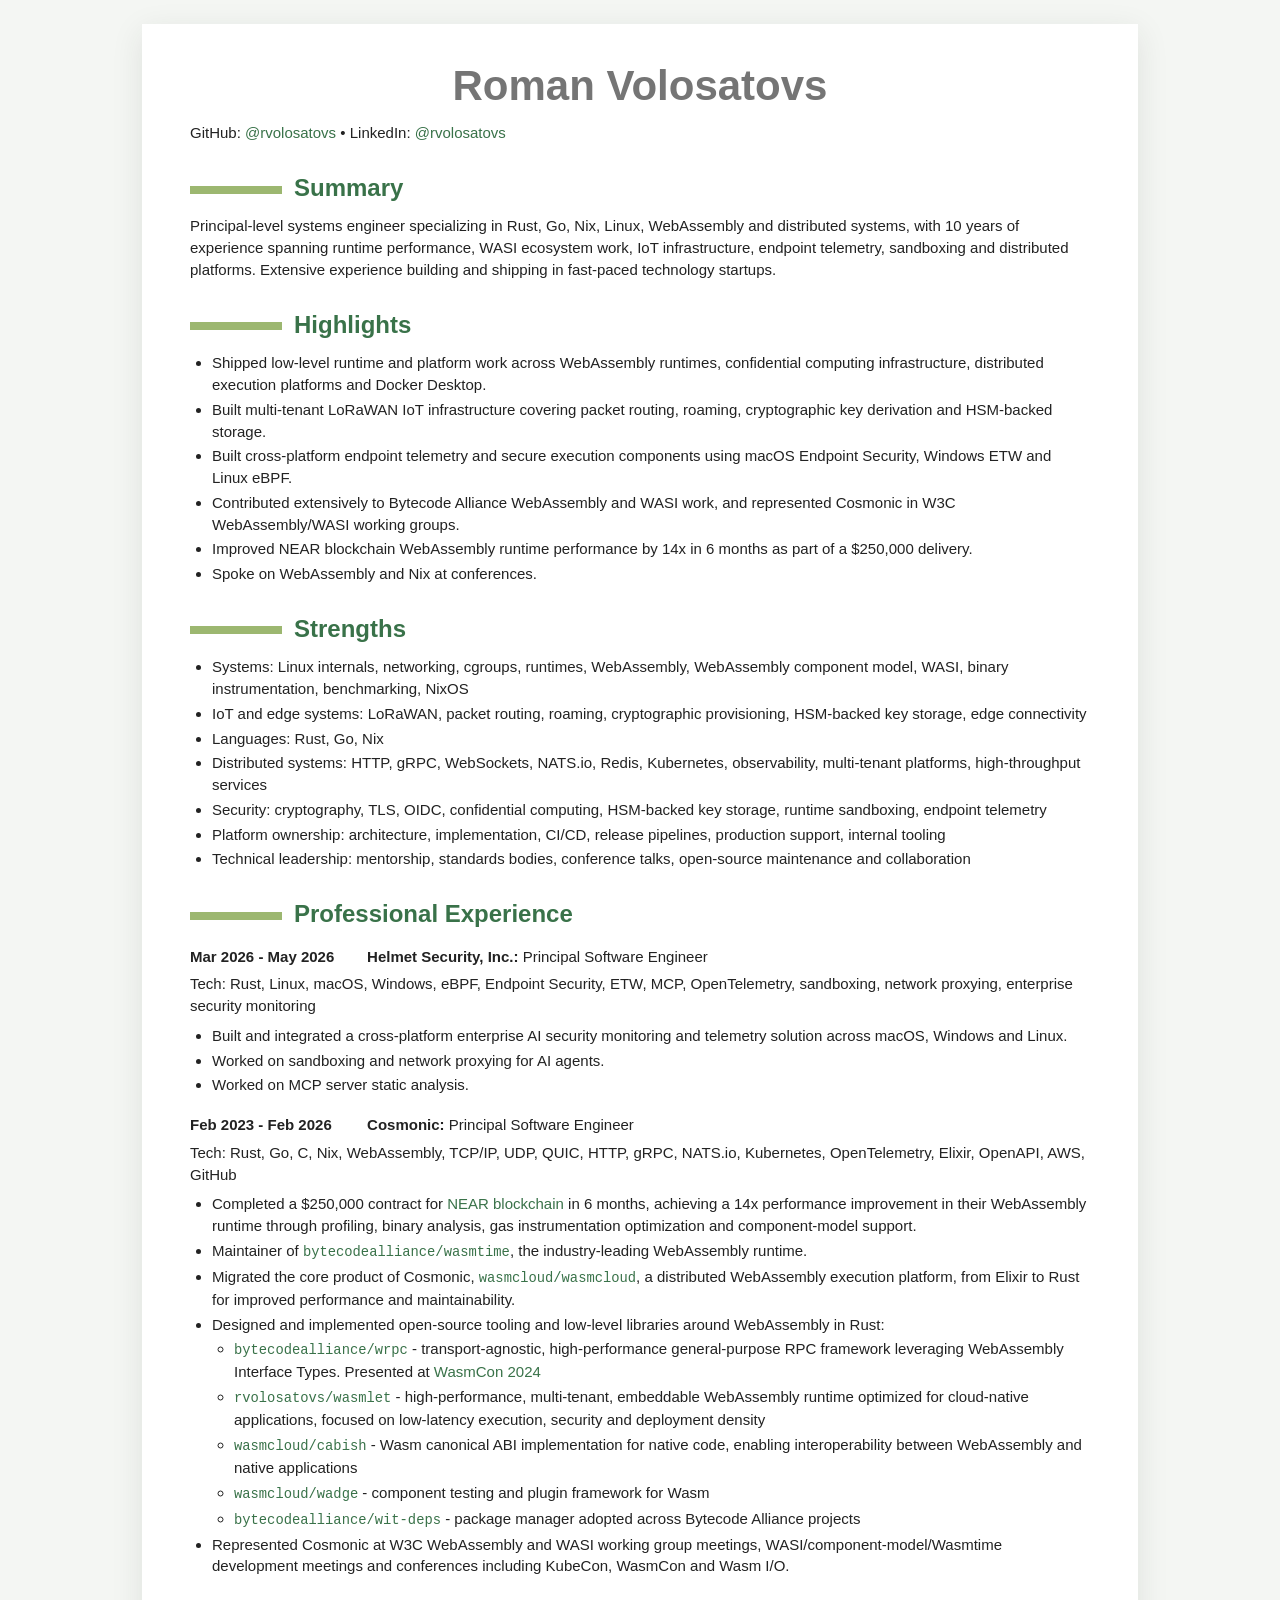
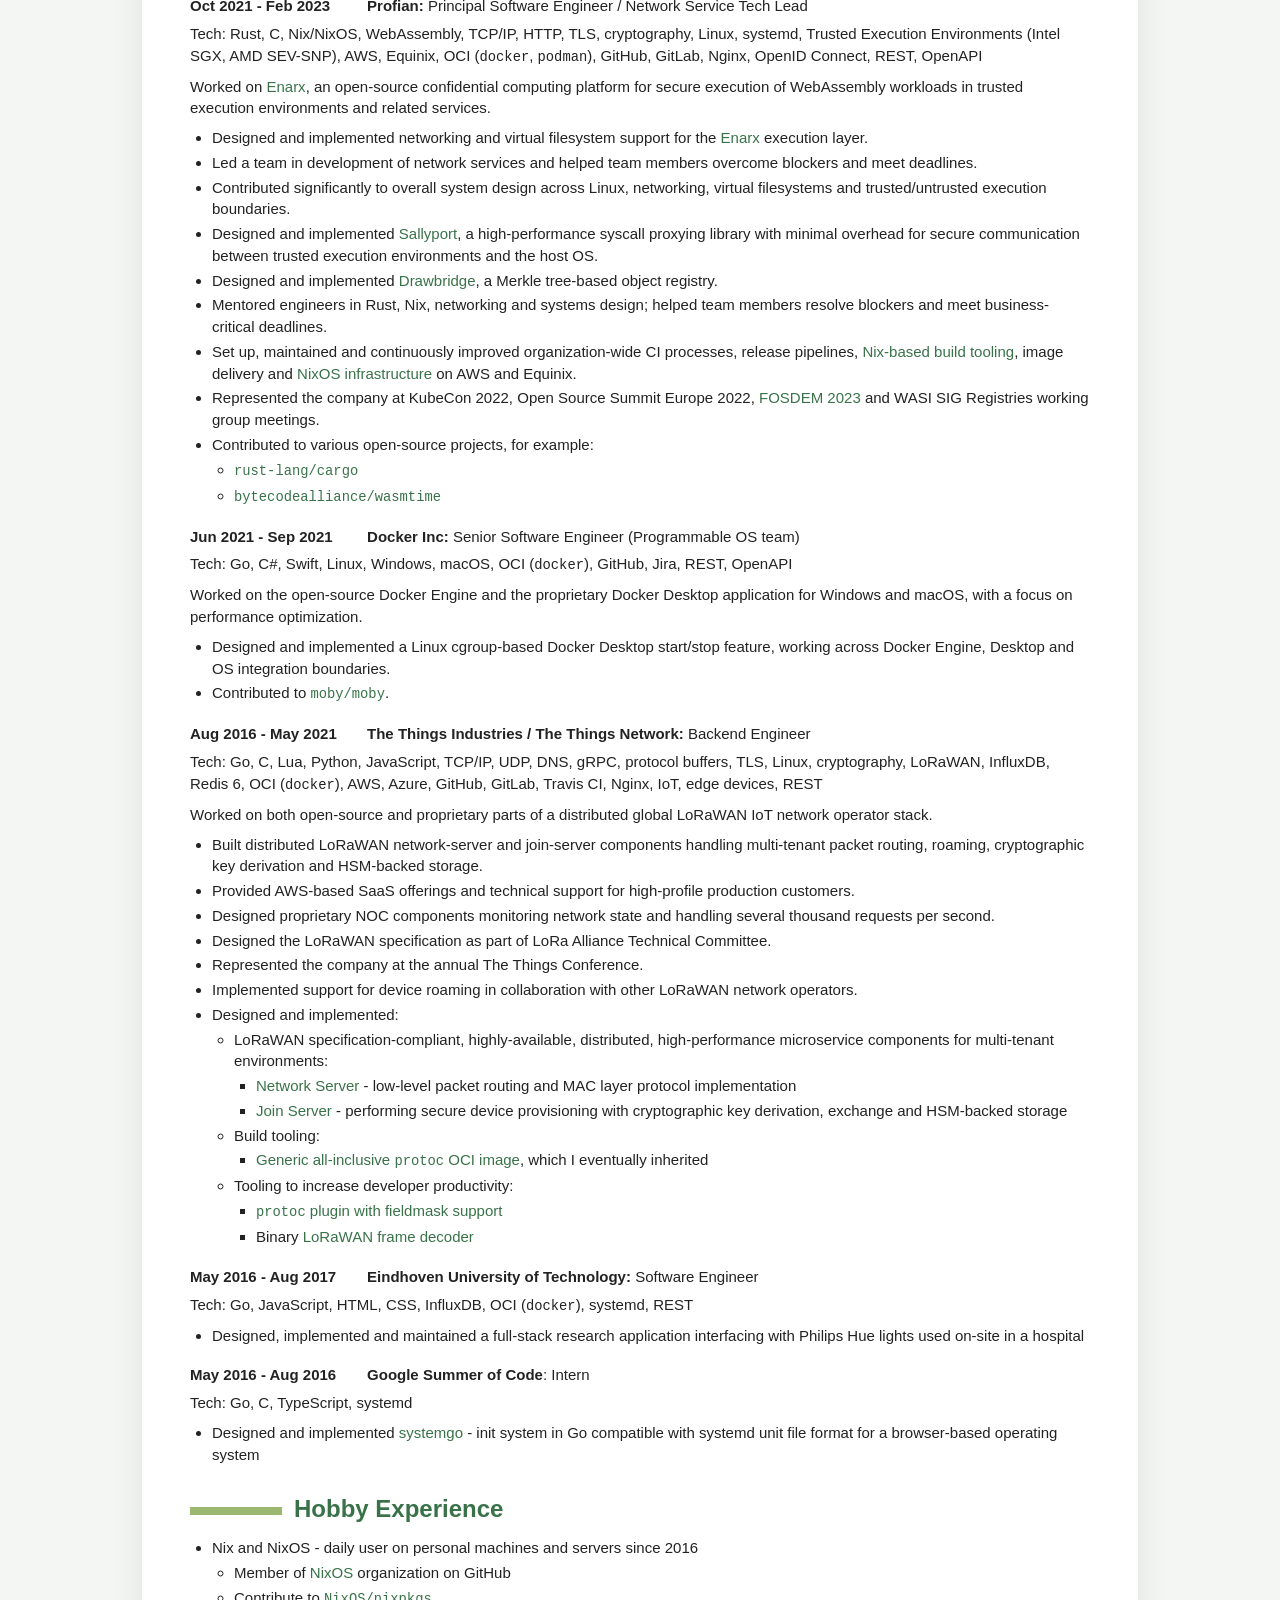
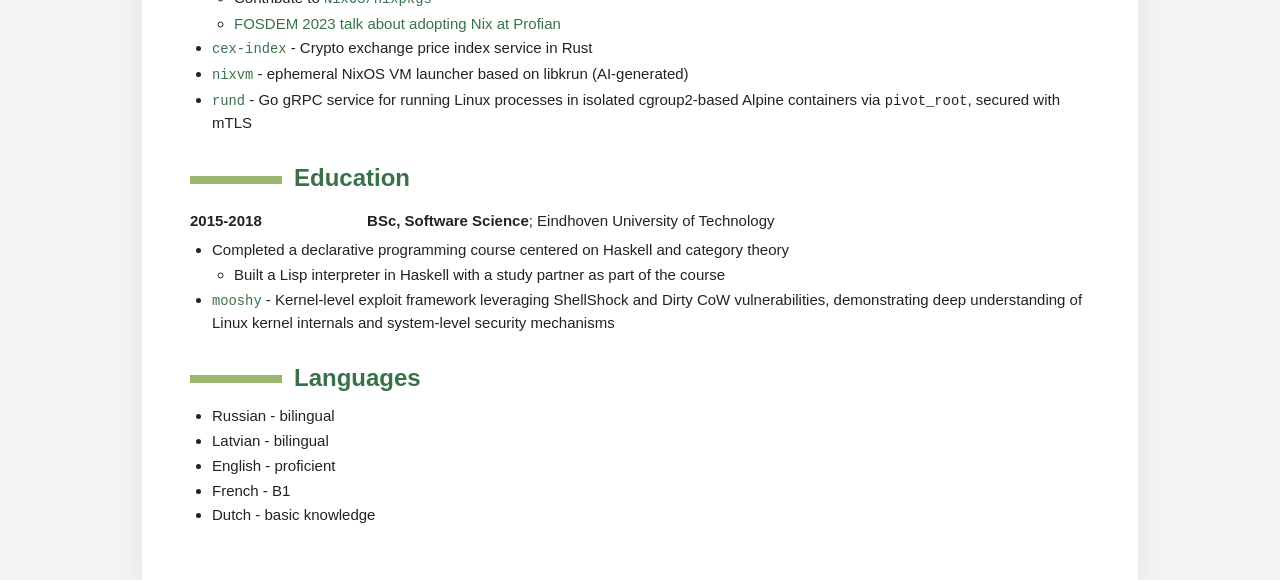
<file: index.html>
<!DOCTYPE html>
<html xmlns="http://www.w3.org/1999/xhtml" lang="" xml:lang="">
<head>
  <meta charset="utf-8" />
  <meta name="generator" content="pandoc" />
  <meta name="viewport" content="width=device-width, initial-scale=1.0, user-scalable=yes" />
  <title>Roman Volosatovs</title>
  <style>
    html {
      color: #1a1a1a;
      background-color: #fdfdfd;
    }
    body {
      margin: 0 auto;
      max-width: 36em;
      padding-left: 50px;
      padding-right: 50px;
      padding-top: 50px;
      padding-bottom: 50px;
      hyphens: auto;
      overflow-wrap: break-word;
      text-rendering: optimizeLegibility;
      font-kerning: normal;
    }
    @media (max-width: 600px) {
      body {
        font-size: 0.9em;
        padding: 12px;
      }
      h1 {
        font-size: 1.8em;
      }
    }
    @media print {
      html {
        background-color: white;
      }
      body {
        background-color: transparent;
        color: black;
        font-size: 12pt;
      }
      p, h2, h3 {
        orphans: 3;
        widows: 3;
      }
      h2, h3, h4 {
        page-break-after: avoid;
      }
    }
    p {
      margin: 1em 0;
    }
    a {
      color: #1a1a1a;
    }
    a:visited {
      color: #1a1a1a;
    }
    img {
      max-width: 100%;
    }
    svg {
      height: auto;
      max-width: 100%;
    }
    h1, h2, h3, h4, h5, h6 {
      margin-top: 1.4em;
    }
    h5, h6 {
      font-size: 1em;
      font-style: italic;
    }
    h6 {
      font-weight: normal;
    }
    ol, ul {
      padding-left: 1.7em;
      margin-top: 1em;
    }
    li > ol, li > ul {
      margin-top: 0;
    }
    blockquote {
      margin: 1em 0 1em 1.7em;
      padding-left: 1em;
      border-left: 2px solid #e6e6e6;
      color: #606060;
    }
    code {
      font-family: Menlo, Monaco, Consolas, 'Lucida Console', monospace;
      font-size: 85%;
      margin: 0;
      hyphens: manual;
    }
    pre {
      margin: 1em 0;
      overflow: auto;
    }
    pre code {
      padding: 0;
      overflow: visible;
      overflow-wrap: normal;
    }
    .sourceCode {
     background-color: transparent;
     overflow: visible;
    }
    hr {
      border: none;
      border-top: 1px solid #1a1a1a;
      height: 1px;
      margin: 1em 0;
    }
    table {
      margin: 1em 0;
      border-collapse: collapse;
      width: 100%;
      overflow-x: auto;
      display: block;
      font-variant-numeric: lining-nums tabular-nums;
    }
    table caption {
      margin-bottom: 0.75em;
    }
    tbody {
      margin-top: 0.5em;
      border-top: 1px solid #1a1a1a;
      border-bottom: 1px solid #1a1a1a;
    }
    th {
      border-top: 1px solid #1a1a1a;
      padding: 0.25em 0.5em 0.25em 0.5em;
    }
    td {
      padding: 0.125em 0.5em 0.25em 0.5em;
    }
    header {
      margin-bottom: 4em;
      text-align: center;
    }
    #TOC li {
      list-style: none;
    }
    #TOC ul {
      padding-left: 1.3em;
    }
    #TOC > ul {
      padding-left: 0;
    }
    #TOC a:not(:hover) {
      text-decoration: none;
    }
    code{white-space: pre-wrap;}
    span.smallcaps{font-variant: small-caps;}
    div.columns{display: flex; gap: min(4vw, 1.5em);}
    div.column{flex: auto; overflow-x: auto;}
    div.hanging-indent{margin-left: 1.5em; text-indent: -1.5em;}
    /* The extra [class] is a hack that increases specificity enough to
       override a similar rule in reveal.js */
    ul.task-list[class]{list-style: none;}
    ul.task-list li input[type="checkbox"] {
      font-size: inherit;
      width: 0.8em;
      margin: 0 0.8em 0.2em -1.6em;
      vertical-align: middle;
    }
    .display.math{display: block; text-align: center; margin: 0.5rem auto;}
  </style>
  <style type="text/css">
  /*
   * Copyright 2013 Christophe-Marie Duquesne <chmd@chmd.fr>
   *
   * CSS for making a resume with pandoc. Inspired by moderncv.
   *
   * This CSS document is delivered to you under the CC BY-SA 3.0 License.
   * https://creativecommons.org/licenses/by-sa/3.0/deed.en_US
   */

  /* Whole document */
  html {
      background: #f4f6f3;
  }

  body {
      font-family: "Helvetica Neue", Helvetica, Arial, sans-serif;
      max-width: 900px;
      margin: 24px auto;
      background: #FFFFFF;
      padding: 40px 48px;
      color: #222222;
      font-size: 15px;
      line-height: 1.45;
      box-shadow: 0 8px 30px rgba(36, 50, 38, 0.10);
  }

  /* Title of the resume */
  h1 {
      font-size: 42px;
      color: #757575;
      text-align:center;
      margin-top: 0;
      margin-bottom: 14px;
      line-height: 1.05;
  }
  /* h1:hover { */
  /*     background-color: #757575; */
  /*     color: #FFFFFF; */
  /*     text-shadow: 1px 1px 1px #333; */
  /* } */

  /* Titles of categories */
  h2 {
      /* This is called "sectioncolor" in the ConTeXt stylesheet. */
      color: #397249;
      font-size: 24px;
      line-height: 1.15;
      margin-top: 30px;
      margin-bottom: 14px;
      break-after: avoid;
  }
  /* There is a bar just before each category */
  h2:before {
      content: "";
      display: inline-block;
      margin-right: 12px;
      width: 92px;
      height: 8px;
      vertical-align: middle;
      /* This is called "rulecolor" in the ConTeXt stylesheet. */
      background-color: #9CB770;
  }
  /* h2:hover { */
  /*     background-color: #397249; */
  /*     color: #FFFFFF; */
  /*     text-shadow: 1px 1px 1px #333; */
  /* } */

  /* Definitions */
  dl {
      display: grid;
      grid-template-columns: minmax(120px, 0.22fr) 1fr;
      column-gap: 18px;
      align-items: baseline;
      margin: 18px 0 6px;
  }

  dt {
      font-weight: bold;
      line-height: 1.25;
  }
  dd {
      margin-left: 0;
      margin-bottom: 0;
  }
  p {
      margin-top:0;
      margin-bottom: 8px;
  }

  ul {
      margin-top: 8px;
      margin-bottom: 16px;
      padding-left: 22px;
  }

  li {
      margin-bottom: 3px;
  }

  li > ul {
      margin-top: 3px;
      margin-bottom: 3px;
  }

  code {
      font-size: 0.92em;
  }

  /* Blockquotes */
  blockquote {
      text-align: center
  }

  /* Links */
  a {
      text-decoration: none;
      color: #397249;
      overflow-wrap: anywhere;
  }
  a:hover, a:active {
      background-color: #397249;
      color: #FFFFFF;
      text-decoration: none;
      text-shadow: 1px 1px 1px #333;
  }

  /* Horizontal separators */
  hr {
      color: #A6A6A6;
  }

  table {
      width: 100%;
  }

  @media (max-width: 720px) {
      body {
          margin: 0;
          padding: 20px 18px;
          box-shadow: none;
      }

      h1 {
          font-size: 34px;
      }

      h2 {
          font-size: 21px;
      }

      h2:before {
          width: 48px;
      }

      dl {
          grid-template-columns: 1fr;
          row-gap: 3px;
      }
  }

  @media print {
      html {
          background: #FFFFFF;
      }

      body {
          margin: 0;
          padding: 0;
          box-shadow: none;
          font-size: 10.5pt;
          line-height: 1.32;
      }
  }
  </style>
</head>
<body>
<h1 id="roman-volosatovs">Roman Volosatovs</h1>
<p>GitHub: <a href="https://github.com/rvolosatovs/"
target="_blank"><span class="citation"
data-cites="rvolosatovs">@rvolosatovs</span></a> • LinkedIn: <a
href="https://www.linkedin.com/in/rvolosatovs/" target="_blank"><span
class="citation" data-cites="rvolosatovs">@rvolosatovs</span></a></p>
<h2 id="summary">Summary</h2>
<p>Principal-level systems engineer specializing in Rust, Go, Nix,
Linux, WebAssembly and distributed systems, with 10 years of experience
spanning runtime performance, WASI ecosystem work, IoT infrastructure,
endpoint telemetry, sandboxing and distributed platforms. Extensive
experience building and shipping in fast-paced technology startups.</p>
<h2 id="highlights">Highlights</h2>
<ul>
<li>Shipped low-level runtime and platform work across WebAssembly
runtimes, confidential computing infrastructure, distributed execution
platforms and Docker Desktop.</li>
<li>Built multi-tenant LoRaWAN IoT infrastructure covering packet
routing, roaming, cryptographic key derivation and HSM-backed
storage.</li>
<li>Built cross-platform endpoint telemetry and secure execution
components using macOS Endpoint Security, Windows ETW and Linux
eBPF.</li>
<li>Contributed extensively to Bytecode Alliance WebAssembly and WASI
work, and represented Cosmonic in W3C WebAssembly/WASI working
groups.</li>
<li>Improved NEAR blockchain WebAssembly runtime performance by 14x in 6
months as part of a $250,000 delivery.</li>
<li>Spoke on WebAssembly and Nix at conferences.</li>
</ul>
<h2 id="strengths">Strengths</h2>
<ul>
<li>Systems: Linux internals, networking, cgroups, runtimes,
WebAssembly, WebAssembly component model, WASI, binary instrumentation,
benchmarking, NixOS</li>
<li>IoT and edge systems: LoRaWAN, packet routing, roaming,
cryptographic provisioning, HSM-backed key storage, edge
connectivity</li>
<li>Languages: Rust, Go, Nix</li>
<li>Distributed systems: HTTP, gRPC, WebSockets, NATS.io, Redis,
Kubernetes, observability, multi-tenant platforms, high-throughput
services</li>
<li>Security: cryptography, TLS, OIDC, confidential computing,
HSM-backed key storage, runtime sandboxing, endpoint telemetry</li>
<li>Platform ownership: architecture, implementation, CI/CD, release
pipelines, production support, internal tooling</li>
<li>Technical leadership: mentorship, standards bodies, conference
talks, open-source maintenance and collaboration</li>
</ul>
<h2 id="professional-experience">Professional Experience</h2>
<dl>
<dt>Mar 2026 - May 2026</dt>
<dd>
<strong>Helmet Security, Inc.:</strong> Principal Software Engineer
</dd>
</dl>
<p>Tech: Rust, Linux, macOS, Windows, eBPF, Endpoint Security, ETW, MCP,
OpenTelemetry, sandboxing, network proxying, enterprise security
monitoring</p>
<ul>
<li>Built and integrated a cross-platform enterprise AI security
monitoring and telemetry solution across macOS, Windows and Linux.</li>
<li>Worked on sandboxing and network proxying for AI agents.</li>
<li>Worked on MCP server static analysis.</li>
</ul>
<dl>
<dt>Feb 2023 - Feb 2026</dt>
<dd>
<strong>Cosmonic:</strong> Principal Software Engineer
</dd>
</dl>
<p>Tech: Rust, Go, C, Nix, WebAssembly, TCP/IP, UDP, QUIC, HTTP, gRPC,
NATS.io, Kubernetes, OpenTelemetry, Elixir, OpenAPI, AWS, GitHub</p>
<ul>
<li>Completed a $250,000 contract for <a
href="https://github.com/near/nearcore/pulls?q=author%3Arvolosatovs+"
target="_blank">NEAR blockchain</a> in 6 months, achieving a 14x
performance improvement in their WebAssembly runtime through profiling,
binary analysis, gas instrumentation optimization and component-model
support.</li>
<li>Maintainer of <a
href="https://github.com/bytecodealliance/wasmtime/pulls?q=author%3Arvolosatovs"
target="_blank"><code>bytecodealliance/wasmtime</code></a>, the
industry-leading WebAssembly runtime.</li>
<li>Migrated the core product of Cosmonic, <a
href="https://github.com/wasmcloud/wasmcloud"
target="_blank"><code>wasmcloud/wasmcloud</code></a>, a distributed
WebAssembly execution platform, from Elixir to Rust for improved
performance and maintainability.</li>
<li>Designed and implemented open-source tooling and low-level libraries
around WebAssembly in Rust:
<ul>
<li><a href="https://github.com/bytecodealliance/wrpc"
target="_blank"><code>bytecodealliance/wrpc</code></a> -
transport-agnostic, high-performance general-purpose RPC framework
leveraging WebAssembly Interface Types. Presented at <a
href="https://www.youtube.com/watch?v=EYqZYXjCvkY"
target="_blank">WasmCon 2024</a></li>
<li><a href="https://github.com/rvolosatovs/wasmlet"
target="_blank"><code>rvolosatovs/wasmlet</code></a> - high-performance,
multi-tenant, embeddable WebAssembly runtime optimized for cloud-native
applications, focused on low-latency execution, security and deployment
density</li>
<li><a href="https://github.com/wasmcloud/cabish"
target="_blank"><code>wasmcloud/cabish</code></a> - Wasm canonical ABI
implementation for native code, enabling interoperability between
WebAssembly and native applications</li>
<li><a href="https://github.com/wasmcloud/wadge"
target="_blank"><code>wasmcloud/wadge</code></a> - component testing and
plugin framework for Wasm</li>
<li><a href="https://github.com/bytecodealliance/wit-deps"
target="_blank"><code>bytecodealliance/wit-deps</code></a> - package
manager adopted across Bytecode Alliance projects</li>
</ul></li>
<li>Represented Cosmonic at W3C WebAssembly and WASI working group
meetings, WASI/component-model/Wasmtime development meetings and
conferences including KubeCon, WasmCon and Wasm I/O.</li>
</ul>
<dl>
<dt>Oct 2021 - Feb 2023</dt>
<dd>
<strong>Profian:</strong> Principal Software Engineer / Network Service
Tech Lead
</dd>
</dl>
<p>Tech: Rust, C, Nix/NixOS, WebAssembly, TCP/IP, HTTP, TLS,
cryptography, Linux, systemd, Trusted Execution Environments (Intel SGX,
AMD SEV-SNP), AWS, Equinix, OCI (<code>docker</code>,
<code>podman</code>), GitHub, GitLab, Nginx, OpenID Connect, REST,
OpenAPI</p>
<p>Worked on <a href="https://github.com/enarx/enarx"
target="_blank">Enarx</a>, an open-source confidential computing
platform for secure execution of WebAssembly workloads in trusted
execution environments and related services.</p>
<ul>
<li>Designed and implemented networking and virtual filesystem support
for the <a href="https://github.com/enarx/enarx"
target="_blank">Enarx</a> execution layer.</li>
<li>Led a team in development of network services and helped team
members overcome blockers and meet deadlines.</li>
<li>Contributed significantly to overall system design across Linux,
networking, virtual filesystems and trusted/untrusted execution
boundaries.</li>
<li>Designed and implemented <a
href="https://github.com/enarx-archive/sallyport"
target="_blank">Sallyport</a>, a high-performance syscall proxying
library with minimal overhead for secure communication between trusted
execution environments and the host OS.</li>
<li>Designed and implemented <a
href="https://github.com/profianinc/drawbridge"
target="_blank">Drawbridge</a>, a Merkle tree-based object
registry.</li>
<li>Mentored engineers in Rust, Nix, networking and systems design;
helped team members resolve blockers and meet business-critical
deadlines.</li>
<li>Set up, maintained and continuously improved organization-wide CI
processes, release pipelines, <a
href="https://github.com/rvolosatovs/nixify" target="_blank">Nix-based
build tooling</a>, image delivery and <a
href="https://github.com/profianinc/infrastructure/tree/1dc261fa0272b5ecef6e5cdc387216c2b527bf4e"
target="_blank">NixOS infrastructure</a> on AWS and Equinix.</li>
<li>Represented the company at KubeCon 2022, Open Source Summit Europe
2022, <a href="https://fosdem.org/2023/schedule/event/cc_online_enarx/"
target="_blank">FOSDEM 2023</a> and WASI SIG Registries working group
meetings.</li>
<li>Contributed to various open-source projects, for example:
<ul>
<li><a href="https://github.com/rust-lang/cargo/pull/11478"
target="_blank"><code>rust-lang/cargo</code></a></li>
<li><a
href="https://github.com/bytecodealliance/wasmtime/pulls?q=author%3Arvolosatovs"
target="_blank"><code>bytecodealliance/wasmtime</code></a></li>
</ul></li>
</ul>
<dl>
<dt>Jun 2021 - Sep 2021</dt>
<dd>
<strong>Docker Inc:</strong> Senior Software Engineer (Programmable OS
team)
</dd>
</dl>
<p>Tech: Go, C#, Swift, Linux, Windows, macOS, OCI
(<code>docker</code>), GitHub, Jira, REST, OpenAPI</p>
<p>Worked on the open-source Docker Engine and the proprietary Docker
Desktop application for Windows and macOS, with a focus on performance
optimization.</p>
<ul>
<li>Designed and implemented a Linux cgroup-based Docker Desktop
start/stop feature, working across Docker Engine, Desktop and OS
integration boundaries.</li>
<li>Contributed to <a
href="https://github.com/moby/moby/pulls?q=is%3Apr+author%3Arvolosatovs"
target="_blank"><code>moby/moby</code></a>.</li>
</ul>
<dl>
<dt>Aug 2016 - May 2021</dt>
<dd>
<strong>The Things Industries / The Things Network:</strong> Backend
Engineer
</dd>
</dl>
<p>Tech: Go, C, Lua, Python, JavaScript, TCP/IP, UDP, DNS, gRPC,
protocol buffers, TLS, Linux, cryptography, LoRaWAN, InfluxDB, Redis 6,
OCI (<code>docker</code>), AWS, Azure, GitHub, GitLab, Travis CI, Nginx,
IoT, edge devices, REST</p>
<p>Worked on both open-source and proprietary parts of a distributed
global LoRaWAN IoT network operator stack.</p>
<ul>
<li>Built distributed LoRaWAN network-server and join-server components
handling multi-tenant packet routing, roaming, cryptographic key
derivation and HSM-backed storage.</li>
<li>Provided AWS-based SaaS offerings and technical support for
high-profile production customers.</li>
<li>Designed proprietary NOC components monitoring network state and
handling several thousand requests per second.</li>
<li>Designed the LoRaWAN specification as part of LoRa Alliance
Technical Committee.</li>
<li>Represented the company at the annual The Things Conference.</li>
<li>Implemented support for device roaming in collaboration with other
LoRaWAN network operators.</li>
<li>Designed and implemented:
<ul>
<li>LoRaWAN specification-compliant, highly-available, distributed,
high-performance microservice components for multi-tenant environments:
<ul>
<li><a
href="https://github.com/rvolosatovs/lorawan-stack/tree/v3.12/pkg/networkserver"
target="_blank">Network Server</a> - low-level packet routing and MAC
layer protocol implementation</li>
<li><a
href="https://github.com/rvolosatovs/lorawan-stack/tree/v3.12/pkg/joinserver"
target="_blank">Join Server</a> - performing secure device provisioning
with cryptographic key derivation, exchange and HSM-backed storage</li>
</ul></li>
<li>Build tooling:
<ul>
<li><a href="https://github.com/rvolosatovs/docker-protobuf"
target="_blank">Generic all-inclusive <code>protoc</code> OCI image</a>,
which I eventually inherited</li>
</ul></li>
<li>Tooling to increase developer productivity:
<ul>
<li><a
href="https://github.com/TheThingsIndustries/protoc-gen-fieldmask"
target="_blank"><code>protoc</code> plugin with fieldmask
support</a></li>
<li>Binary <a href="https://github.com/rvolosatovs/lorawan-codec"
target="_blank">LoRaWAN frame decoder</a></li>
</ul></li>
</ul></li>
</ul>
<dl>
<dt>May 2016 - Aug 2017</dt>
<dd>
<strong>Eindhoven University of Technology:</strong> Software Engineer
</dd>
</dl>
<p>Tech: Go, JavaScript, HTML, CSS, InfluxDB, OCI (<code>docker</code>),
systemd, REST</p>
<ul>
<li>Designed, implemented and maintained a full-stack research
application interfacing with Philips Hue lights used on-site in a
hospital</li>
</ul>
<dl>
<dt>May 2016 - Aug 2016</dt>
<dd>
<strong>Google Summer of Code</strong>: Intern
</dd>
</dl>
<p>Tech: Go, C, TypeScript, systemd</p>
<ul>
<li>Designed and implemented <a
href="https://github.com/plasma-umass/systemgo"
target="_blank">systemgo</a> - init system in Go compatible with systemd
unit file format for a browser-based operating system</li>
</ul>
<h2 id="hobby-experience">Hobby Experience</h2>
<ul>
<li>Nix and NixOS - daily user on personal machines and servers since
2016
<ul>
<li>Member of <a href="https://github.com/NixOS"
target="_blank">NixOS</a> organization on GitHub</li>
<li>Contribute to <a
href="https://github.com/NixOS/nixpkgs/pulls?q=author%3Arvolosatovs"
target="_blank"><code>NixOS/nixpkgs</code></a></li>
<li><a
href="https://fosdem.org/2023/schedule/event/nix_and_nixos_a_success_story/"
target="_blank">FOSDEM 2023 talk about adopting Nix at Profian</a></li>
</ul></li>
<li><a href="https://github.com/rvolosatovs/cex-index"
target="_blank"><code>cex-index</code></a> - Crypto exchange price index
service in Rust</li>
<li><a href="https://github.com/rvolosatovs/nixvm"
target="_blank"><code>nixvm</code></a> - ephemeral NixOS VM launcher
based on libkrun (AI-generated)</li>
<li><a href="https://github.com/rvolosatovs/rund"
target="_blank"><code>rund</code></a> - Go gRPC service for running
Linux processes in isolated cgroup2-based Alpine containers via
<code>pivot_root</code>, secured with mTLS</li>
</ul>
<h2 id="education">Education</h2>
<dl>
<dt>2015-2018</dt>
<dd>
<strong>BSc, Software Science</strong>; Eindhoven University of
Technology
</dd>
</dl>
<ul>
<li>Completed a declarative programming course centered on Haskell and
category theory
<ul>
<li>Built a Lisp interpreter in Haskell with a study partner as part of
the course</li>
</ul></li>
<li><a href="https://github.com/rvolosatovs/mooshy"
target="_blank"><code>mooshy</code></a> - Kernel-level exploit framework
leveraging ShellShock and Dirty CoW vulnerabilities, demonstrating deep
understanding of Linux kernel internals and system-level security
mechanisms</li>
</ul>
<h2 id="languages">Languages</h2>
<ul>
<li>Russian - bilingual</li>
<li>Latvian - bilingual</li>
<li>English - proficient</li>
<li>French - B1</li>
<li>Dutch - basic knowledge</li>
</ul>
</body>
</html>
</file>
